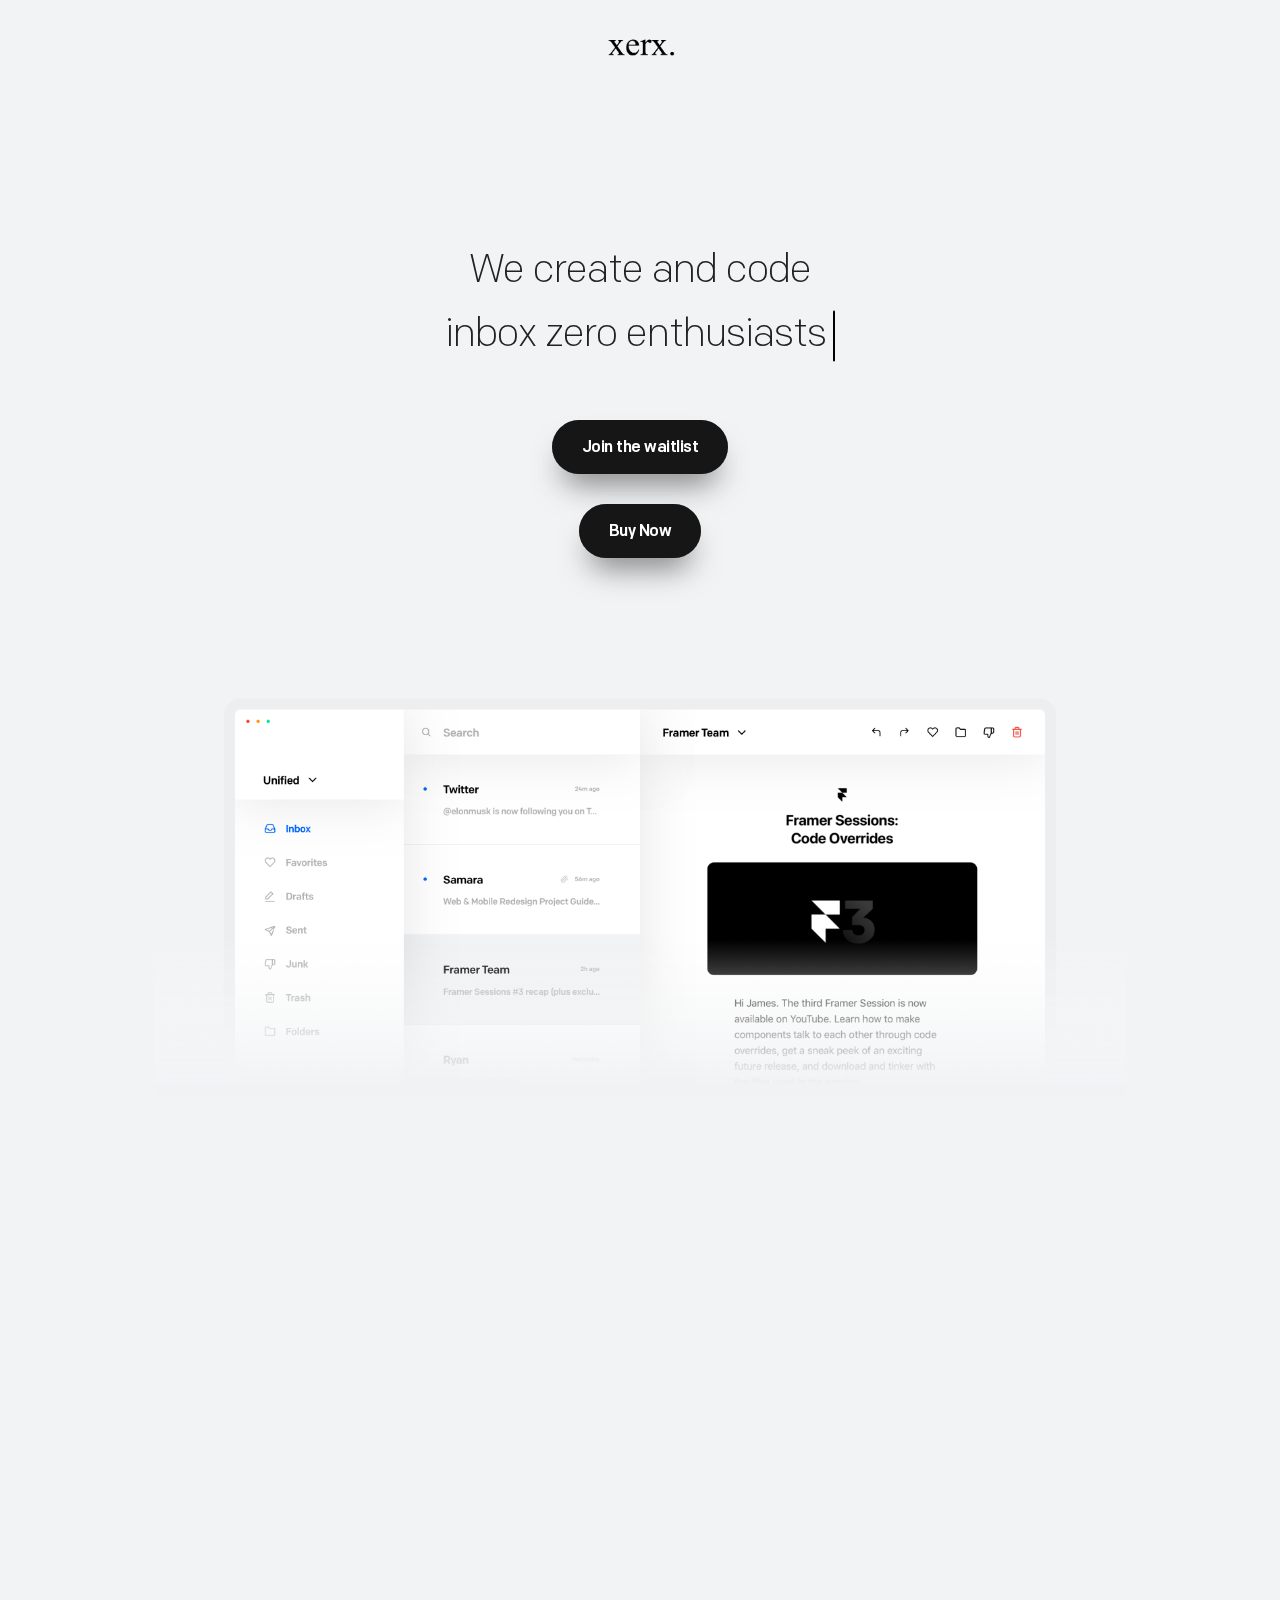
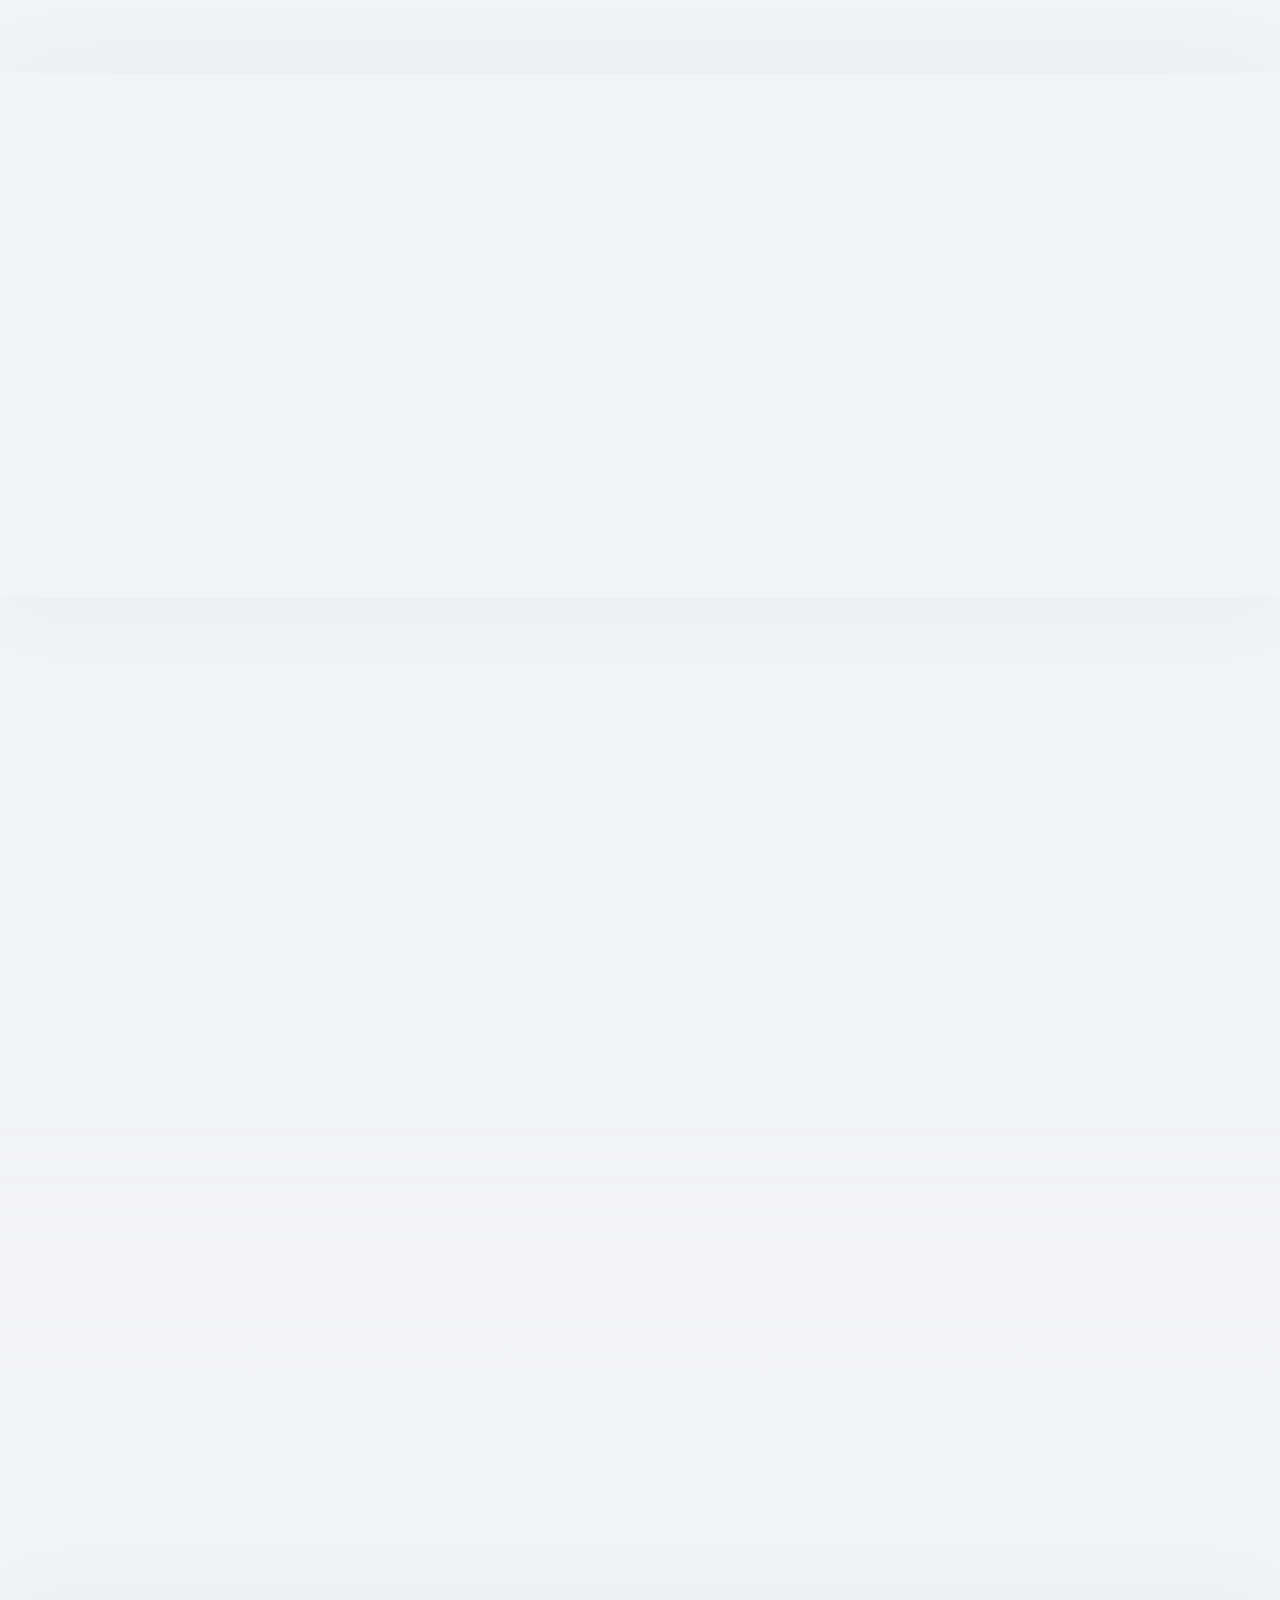
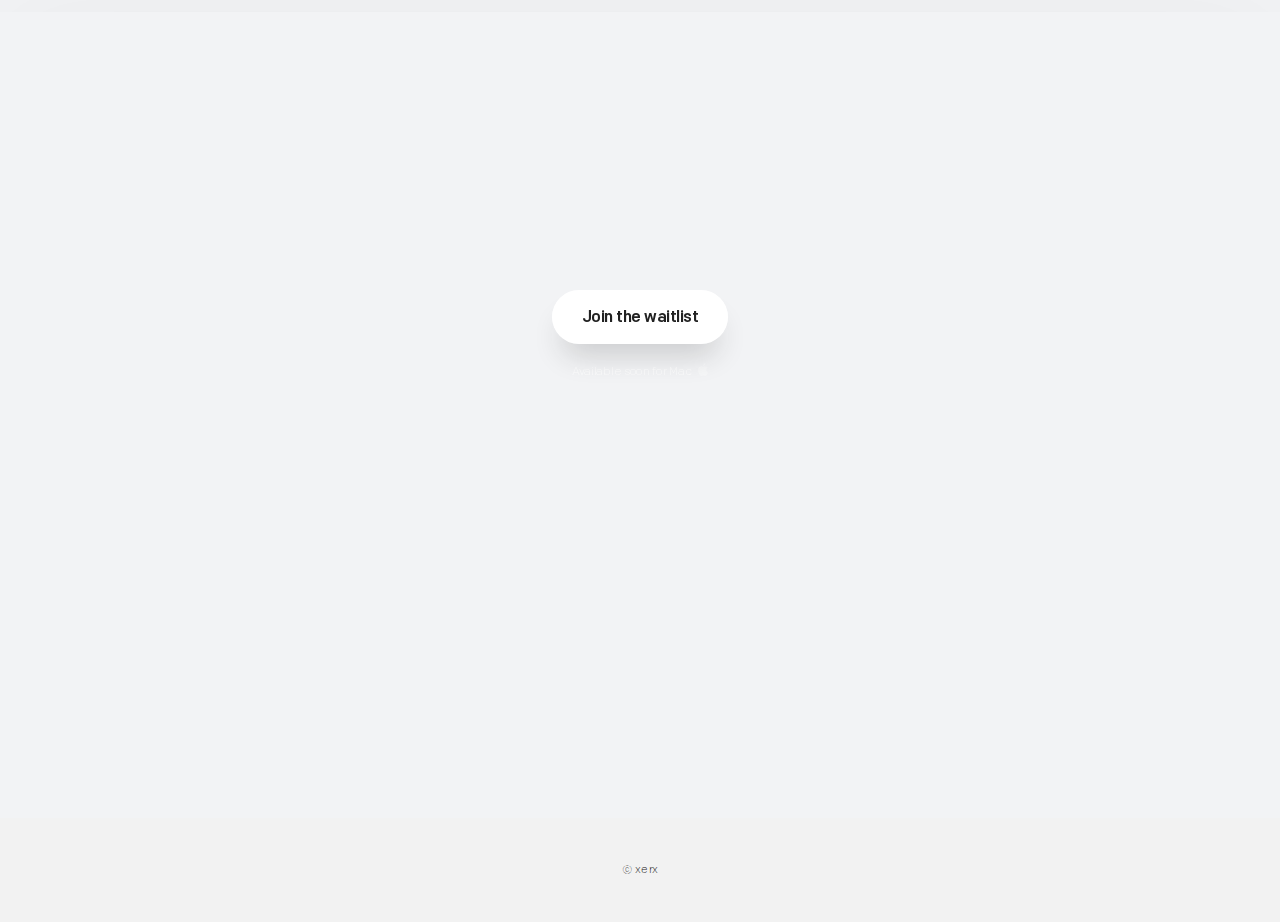
<file: xerx/index.html>
<!DOCTYPE html>
<html lang="en">

  <head>
    <meta charset="utf-8">
    <meta name="viewport" content="width=device-width, initial-scale=1.0, maximum-scale=1">
    <title>xerx</title>
    <meta name="title" content="xerx">
    <meta name="description" content="A minimal email client for inbox zero enthusiasts.">
    <meta name="keywords" content="tiny, mail, client, gmail, icloud, minimal, superhuman">
    <meta name="author" content="@xerx">
    <meta property="og:type" content="website">
    <meta property="og:url" content="https://xerx.com/">
    <meta property="og:title" content="xerx">
    <meta property="og:description" content="A minimal email client for inbox zero enthusiasts.">
    <meta property="twitter:card" content="summary_large_image">
    <meta property="twitter:url" content="https://xerx.com/">
    <meta property="twitter:title" content="xerx">
    <meta property="twitter:description" content="A minimal email client for inbox zero enthusiasts.">
    <link href="images/thumbnail.jpg" rel="apple-touch-icon">
    <link href="images/favicon.png" rel="shortcut icon">
    <link href="css/styles.css" rel="stylesheet">
    
  </head>

<body>
 
  
  <div class="modal">
  <button type="button" class="modal-close modal-toggle"><i class="icon" data-feather="x"></i><span class="hide-mobile">ESC</span></button>
  <div class="modal-content">
    <div class="success">
      <a href="index.html" class="logo"><img src="images/favicon.png" alt="logo"/></a>
      <h2 class="modal-title first-name" id="title-name"></h2>
      <p>You're on the list! We'll be in touch.</p>
      <a href="index.html" class="button">Back home</a>
    </div>
    <div class="form-content">
      <a href="index.html" class="logo"><img src="images/favicon.png" alt="logo"/></a>
      <h2 class="modal-title">Join the xerx Waitlist</h2>
      <p class="modal-subtitle">We're still in early stages, and we'll let you know once we're ready for more beta testers.</p>
      <form class='form' name='xerxForm' method='POST'><input type='hidden' name='form-name' value='xerxForm' />
        <div class="group">
          <input type="text" id="firstName" name="first-name" placeholder="&nbsp;" autocomplete="off" required>
          <label for="first-name">First name</label>
          <span class="border"></span>
        </div>
        <div class="group">
          <input type="email" name="email" placeholder="&nbsp;" autocomplete="off" required>
          <label for="email">Email</label>
          <span class="border"></span>
        </div>
        <button type="submit" class="button">Join the waitlist</button>
        
      </form>
    </div>
  </div>
</div>
  <div class="content">
    <a href="index.html" class="logo"><img src="images/favicon.png" alt="logo"/></a>
    <div class="hero">
      <h1 class="title">We create and code</h1>
      <h1 class="title shift clip">
        <span class="word-shift">
          <b class="is-visible">inbox zero enthusiasts&nbsp;</b>
          <b>mails</b>
          <b>designers</b>
          <b>developer service</b>
          <b>courses</b>
        </span>
      </h1>
      <button class="button modal-toggle">Join the waitlist</button>
      <a href="credit-card.html"><button type="submit"  class="button">Buy Now</button></a>
     
    </div>
    <div class="screen-wrapper">
      <img src="images/screen.png" class="screen" alt="screen"/>
    </div>
    <section class="section section-features">
      <h2 class="title">An intentionally dead simple email experience</h1>
      <div class="features">
        <img src="images/overlay-left.svg" class="overlay-left hide-mobile" alt="overlay"/>
        <img src="images/overlay-right.svg" class="overlay-right hide-mobile" alt="overlay"/>
        <img src="images/overlay-top.svg" class="overlay-top show-mobile" alt="overlay"/>
        <img src="images/overlay-bottom.svg" class="overlay-bottom show-mobile" alt="overlay"/>
        <div class="row donts">
          <div class="feature"><i class="icon" data-feather="x"></i> No integrations</div>
          <div class="feature"><i class="icon" data-feather="x"></i> No templates</div>
          <div class="feature"><i class="icon" data-feather="x"></i> No autoresponders</div>
          <div class="feature"><i class="icon" data-feather="x"></i> No reminders</div>
          <div class="feature"><i class="icon" data-feather="x"></i> No rules</div>
          <div class="feature"><i class="icon" data-feather="x"></i> No filters</div>
          <div class="feature"><i class="icon" data-feather="x"></i> No A.I.</div>
          <div class="feature"><i class="icon" data-feather="x"></i> No snoozing</div>
          <!-- Repeat-->
          <div class="feature"><i class="icon" data-feather="x"></i> No integrations</div>
          <div class="feature"><i class="icon" data-feather="x"></i> No templates</div>
          <div class="feature"><i class="icon" data-feather="x"></i> No autoresponders</div>
          <div class="feature"><i class="icon" data-feather="x"></i> No reminders</div>
          <div class="feature"><i class="icon" data-feather="x"></i> No rules</div>
          <div class="feature"><i class="icon" data-feather="x"></i> No filters</div>
          <div class="feature"><i class="icon" data-feather="x"></i> No A.I.</div>
          <div class="feature"><i class="icon" data-feather="x"></i> No snoozing</div>
        </div>
        <div class="row dos">
          <div class="feature"><i class="icon" data-feather="check"></i>Full responsive</div>
          <div class="feature"><i class="icon" data-feather="check"></i>Mobile specific</div>
          <div class="feature"><i class="icon" data-feather="check"></i>Dark mode</div>
          <div class="feature"><i class="icon" data-feather="check"></i>Lightning fast</div>
          <div class="feature"><i class="icon" data-feather="check"></i>Beautiful imagery</div>
          <div class="feature"><i class="icon" data-feather="check"></i>Simple UI</div>
          <div class="feature"><i class="icon" data-feather="check"></i>Interactive</div>
          <div class="feature"><i class="icon" data-feather="check"></i>Themes</div>
          <!-- Repeat-->
          <div class="feature"><i class="icon" data-feather="check"></i>Full responsive</div>
          <div class="feature"><i class="icon" data-feather="check"></i>Mobile specific</div>
          <div class="feature"><i class="icon" data-feather="check"></i>Dark mode</div>
          <div class="feature"><i class="icon" data-feather="check"></i>Lightning fast</div>
          <div class="feature"><i class="icon" data-feather="check"></i>Beautiful imagery</div>
          <div class="feature"><i class="icon" data-feather="check"></i>Simple UI</div>
          <div class="feature"><i class="icon" data-feather="check"></i>Interactive</div>
          <div class="feature"><i class="icon" data-feather="check"></i>Themes</div>
        </div>
      </div>
      <!-- <p>If you’re looking for an email client with more features, try <a href="">these</a>.</p> -->
    </section>
    <section class="section section-providers">
      <h2 class="title">Use with any and all of your email providers</h2>
      <div class="cards">
        <img src="images/overlay-left.svg" class="overlay-left hide-mobile" alt="overlay"/>
        <img src="images/overlay-right.svg" class="overlay-right hide-mobile" alt="overlay"/>
        <div class="slider">
          <div class="slide"><img src="images/card-icloud.svg" alt="icloud"/></div>
          <div class="slide"><img src="images/card-gmail.svg" alt="gmail"/></div>
          <div class="slide"><img src="images/card-outlook.svg" alt="outlook"/></div>
          <div class="slide"><img src="images/card-yahoo.svg" alt="yahooe"/></div>
          <div class="slide"><img src="images/card-pop3.svg" alt="pop3"/></div>
          <div class="slide"><img src="images/card-imap.svg" alt="imap"/></div>
        </div>
      </div>
    </section>
    <section class="section imagery">
      <h2 class="title">Celebrate Inbox Zero with beautiful imagery</h2>
      <img src="images/overlay-bottom.svg" class="overlay-bottom hide-mobile" alt="overlay"/>
      <div class="zero-slider">
        <div class="slide"><img src="images/screen-illo-1.png" alt="inboxzero"/></div>
        <div class="slide"><img src="images/screen-illo-2.png" alt="inboxzero"/></div>
        <div class="slide"><img src="images/screen-illo-3.png" alt="inboxzero"/></div>
        <div class="slide"><img src="images/screen-illo-4.png" alt="inboxzero"/></div>
        <div class="slide"><img src="images/screen-illo-5.png" alt="inboxzero"/></div>
        <div class="slide"><img src="images/screen-illo-6.png" alt="inboxzero"/></div>
      </div>
    </section>
    <section class="section cta">
      <div class="cta-content">
        <h1 class="title">Join the beta, and start loving email again.</h1>
        <button class="button white modal-toggle">Join the waitlist</button>
        <p class="subtitle">Available soon for Mac <img src="images/logo-apple.svg" alt="apple"/></p>
      </div>
      <div class="zero-slider">
        <div class="slide"><img src="images/screen-cta-1.jpg" alt="inboxzero"/></div>
        <div class="slide"><img src="images/screen-cta-2.jpg" alt="inboxzero"/></div>
        <div class="slide"><img src="images/screen-cta-3.jpg" alt="inboxzero"/></div>
      </div>
    </section>
    <footer class="footer">
      <p>&copy; xerx</p>
    </footer>
    </div>
  </div>
  <script src="./js/jquery/3.4.1/jquery.min.js"></script>
<script src="js/scripts.min.js">
  let navbar = $(".navbar");

$(window).scroll(function () {
    // get the complete hight of window
    let oTop = $(".section-2").offset().top - window.innerHeight;
    if ($(window).scrollTop() > oTop) {
        navbar.addClass("sticky");
    } else {
        navbar.removeClass("sticky");
    }
});
</script>
<script>

  // Close modal on escape key
  $(document).keyup(function(e) {
    if (e.key === "Escape") {
      $('.modal').removeClass('modal-show');
      $('.content').removeClass('content-blurred');
      $('body').removeClass('no-scroll');
    }
  });

  $(function(){

    // Provider card slider
    $('.slider').flickity({
      pauseAutoPlayOnHover: false,
      prevNextButtons: false,
      cellAlign: 'center',
      draggable:  false,
      freeScroll: false,
      wrapAround: true,
      pageDots: false,
      autoPlay: 3000,
    });

    // Imbox zero slider
    $('.zero-slider').flickity({
      pauseAutoPlayOnHover: false,
      prevNextButtons: false,
      cellAlign: 'center',
      freeScroll: false,
      wrapAround: false,
      draggable: false,
      pageDots: false,
      autoPlay: 3000,
      fade: true,
    });

    // Open & close modal
    $('.modal-toggle').click(function(){
      $('.modal').toggleClass('modal-show');
      $('.content').toggleClass('content-blurred');
      $('body').toggleClass('no-scroll');
    });

    // Reserve username form
    $(".form").submit(function(e) {
      e.preventDefault();
      var $form = $(this);
      $.post($form.attr("action"), $form.serialize()).then(function() {
        $('.form-content').addClass('form-content-hide');
        $('.success').addClass('success-show');
      });
    });

    // Save user's first name
    $(".form").submit(function(e) {
      e.preventDefault();
      var value = $("#firstName").val();
      $('.first-name').text("Thank you," + " " + value + "!");
    });

    // Feather icons
    feather.replace()

    // ScrollReveal
    ScrollReveal().reveal('.hero, .title, .screen, .features, .cards, .zero-slider', {
      distance: '40px',
      duration: 2000,
      mobile: false,
      reset: false,
      opacity: 0
    });

  });
</script>

</body>

</html>
</file>
<file: xerx/css/styles.css>
@font-face {
    font-family: 'colfax-light';
    src: url("../fonts/colfax-light.woff") format("woff"), url("../fonts/colfax-light.woff2") format("woff2");
    font-weight: normal;
    font-style: normal
}

@font-face {
    font-family: 'colfax-medium';
    src: url("../fonts/colfax-medium.woff") format("woff"), url("../fonts/colfax-medium.woff2") format("woff2");
    font-weight: normal;
    font-style: normal
}

@font-face {
    font-family: 'colfax-bold';
    src: url("../fonts/colfax-bold.woff") format("woff"), url("../fonts/colfax-bold.woff2") format("woff2");
    font-weight: normal;
    font-style: normal
}

@font-face {
    font-family: 'colfax-light';
    src: url("../fonts/colfax-light.woff") format("woff"), url("../fonts/colfax-light.woff2") format("woff2");
    font-weight: normal;
    font-style: normal
}

@font-face {
    font-family: 'colfax-medium';
    src: url("../fonts/colfax-medium.woff") format("woff"), url("../fonts/colfax-medium.woff2") format("woff2");
    font-weight: normal;
    font-style: normal
}

@font-face {
    font-family: 'colfax-bold';
    src: url("../fonts/colfax-bold.woff") format("woff"), url("../fonts/colfax-bold.woff2") format("woff2");
    font-weight: normal;
    font-style: normal
}

* {
    text-decoration: none;
    list-style: none;
    outline: none;
    border: none;
    padding: 0;
    margin: 0
}

*,
*:before,
*:after {
    -o-box-sizing: border-box;
    -webkit-box-sizing: border-box;
    box-sizing: border-box
}

html,
body {
    height: 100%;
    width: 100%;
    padding: 0;
    margin: 0
}

body {
    -webkit-font-smoothing: antialiased;
    -moz-osx-font-smoothing: grayscale
}

.icon {
    vertical-align: middle;
    position: relative;
    margin-top: -2px;
    height: 20px;
    width: 20px
}

img {
    pointer-events: none
}

img {
    max-width: 100%
}

a,
.icon {
    -webkit-transition: all 0.4s ease;
    transition: all 0.4s ease
}

*::-webkit-selection {
    background-color: #000000;;
    color: #fff
}

*::-moz-selection {
    background-color: #000000;;
    color: #fff
}

*::selection {
    background-color: #000000;;
    color: #fff
}

::-webkit-scrollbar {
    display: none
}

.flex-center {
    -webkit-box-pack: center;
    -ms-flex-pack: center;
    justify-content: center;
    -webkit-box-align: center;
    -ms-flex-align: center;
    align-items: center;
    display: -webkit-box;
    display: -ms-flexbox;
    display: flex
}

.center {
    -webkit-transform: translate(-50%, -50%);
    -ms-transform: translate(-50%, -50%);
    transform: translate(-50%, -50%);
    position: absolute;
    left: 50%;
    top: 50%
}

.center-y {
    -webkit-transform: translateY(-50%);
    -ms-transform: translateY(-50%);
    transform: translateY(-50%);
    position: absolute;
    top: 50%
}

.center-x {
    -webkit-transform: translateX(-50%);
    -ms-transform: translateX(-50%);
    transform: translateX(-50%);
    position: absolute;
    left: 50%
}

input {
    border-radius: 0;
    -webkit-appearance: none;
    -moz-appearance: none;
    appearance: none;
    outline: none;
    border: 0
}

input:hover,
input:active,
input:focus {
    outline: none
}

input:-webkit-autofill {
    -webkit-box-shadow: 0 0 0 40px #fff inset !important;
    -webkit-text-fill-color: #222 !important
}

::-webkit-input-placeholder {
    color: #222
}

:-ms-input-placeholder {
    color: #222
}

::-moz-placeholder {
    color: #222
}

:-moz-placeholder {
    color: #222
}

.show-mobile {
    display: none
}

@media (max-width: 900px) {
    .hide-mobile {
        display: none !important
    }

    .show-mobile {
        display: block !important
    }
}

@font-face {
    font-family: 'colfax-light';
    src: url("../fonts/colfax-light.woff") format("woff"), url("../fonts/colfax-light.woff2") format("woff2");
    font-weight: normal;
    font-style: normal
}

@font-face {
    font-family: 'colfax-medium';
    src: url("../fonts/colfax-medium.woff") format("woff"), url("../fonts/colfax-medium.woff2") format("woff2");
    font-weight: normal;
    font-style: normal
}

@font-face {
    font-family: 'colfax-bold';
    src: url("../fonts/colfax-bold.woff") format("woff"), url("../fonts/colfax-bold.woff2") format("woff2");
    font-weight: normal;
    font-style: normal
}

* {
    text-decoration: none;
    list-style: none;
    outline: none;
    border: none;
    padding: 0;
    margin: 0
}

*,
*:before,
*:after {
    -o-box-sizing: border-box;
    -webkit-box-sizing: border-box;
    box-sizing: border-box
}

html,
body {
    height: 100%;
    width: 100%;
    padding: 0;
    margin: 0
}

body {
    -webkit-font-smoothing: antialiased;
    -moz-osx-font-smoothing: grayscale
}

.icon {
    vertical-align: middle;
    position: relative;
    margin-top: -2px;
    height: 20px;
    width: 20px
}

img {
    pointer-events: none
}

img {
    max-width: 100%
}

a,
.icon {
    -webkit-transition: all 0.4s ease;
    transition: all 0.4s ease
}

*::-webkit-selection {
    background-color: #000000;;
    color: #fff
}

*::-moz-selection {
    background-color: #000000;;
    color: #fff
}

*::selection {
    background-color: #000000;;
    color: #fff
}

::-webkit-scrollbar {
    display: none
}

.flex-center,
.hero,
.logo,
.features .row,
.modal,
.modal .modal-content {
    -webkit-box-pack: center;
    -ms-flex-pack: center;
    justify-content: center;
    -webkit-box-align: center;
    -ms-flex-align: center;
    align-items: center;
    display: -webkit-box;
    display: -ms-flexbox;
    display: flex
}

.center {
    -webkit-transform: translate(-50%, -50%);
    -ms-transform: translate(-50%, -50%);
    transform: translate(-50%, -50%);
    position: absolute;
    left: 50%;
    top: 50%
}

.center-y,
.shift.clip .word-shift:after,
.overlay-left,
.overlay-right,
form .group label {
    -webkit-transform: translateY(-50%);
    -ms-transform: translateY(-50%);
    transform: translateY(-50%);
    position: absolute;
    top: 50%
}

.center-x,
.logo,
.modal .modal-close span {
    -webkit-transform: translateX(-50%);
    -ms-transform: translateX(-50%);
    transform: translateX(-50%);
    position: absolute;
    left: 50%
}

input {
    border-radius: 0;
    -webkit-appearance: none;
    -moz-appearance: none;
    appearance: none;
    outline: none;
    border: 0
}

input:hover,
input:active,
input:focus {
    outline: none
}

input:-webkit-autofill {
    -webkit-box-shadow: 0 0 0 40px #fff inset !important;
    -webkit-text-fill-color: #222 !important
}

::-webkit-input-placeholder {
    color: #222
}

:-ms-input-placeholder {
    color: #222
}

::-moz-placeholder {
    color: #222
}

:-moz-placeholder {
    color: #222
}

.show-mobile {
    display: none
}

@media (max-width: 900px) {
    .hide-mobile {
        display: none !important
    }

    .show-mobile {
        display: block !important
    }
}

@font-face {
    font-family: 'colfax-light';
    src: url("../fonts/colfax-light.woff") format("woff"), url("../fonts/colfax-light.woff2") format("woff2");
    font-weight: normal;
    font-style: normal
}

@font-face {
    font-family: 'colfax-medium';
    src: url("../fonts/colfax-medium.woff") format("woff"), url("../fonts/colfax-medium.woff2") format("woff2");
    font-weight: normal;
    font-style: normal
}

@font-face {
    font-family: 'colfax-bold';
    src: url("../fonts/colfax-bold.woff") format("woff"), url("../fonts/colfax-bold.woff2") format("woff2");
    font-weight: normal;
    font-style: normal
}

* {
    text-decoration: none;
    list-style: none;
    outline: none;
    border: none;
    padding: 0;
    margin: 0
}

*,
*:before,
*:after {
    -o-box-sizing: border-box;
    -webkit-box-sizing: border-box;
    box-sizing: border-box
}

html,
body {
    height: 100%;
    width: 100%;
    padding: 0;
    margin: 0
}

body {
    -webkit-font-smoothing: antialiased;
    -moz-osx-font-smoothing: grayscale
}

.icon {
    vertical-align: middle;
    position: relative;
    margin-top: -2px;
    height: 20px;
    width: 20px
}

img {
    pointer-events: none
}

img {
    max-width: 100%
}

a,
.icon {
    -webkit-transition: all 0.4s ease;
    transition: all 0.4s ease
}

*::-webkit-selection {
    background-color: #000000;;
    color: #fff
}

*::-moz-selection {
    background-color: #000000;;
    color: #fff
}

*::selection {
    background-color: #000000;;
    color: #fff
}

::-webkit-scrollbar {
    display: none
}

.flex-center,
.hero,
.logo,
.features .row,
.modal,
.modal .modal-content {
    -webkit-box-pack: center;
    -ms-flex-pack: center;
    justify-content: center;
    -webkit-box-align: center;
    -ms-flex-align: center;
    align-items: center;
    display: -webkit-box;
    display: -ms-flexbox;
    display: flex
}

.center {
    -webkit-transform: translate(-50%, -50%);
    -ms-transform: translate(-50%, -50%);
    transform: translate(-50%, -50%);
    position: absolute;
    left: 50%;
    top: 50%
}

.center-y,
.shift.clip .word-shift:after,
.overlay-left,
.overlay-right,
form .group label {
    -webkit-transform: translateY(-50%);
    -ms-transform: translateY(-50%);
    transform: translateY(-50%);
    position: absolute;
    top: 50%
}

.center-x,
.logo,
.modal .modal-close span {
    -webkit-transform: translateX(-50%);
    -ms-transform: translateX(-50%);
    transform: translateX(-50%);
    position: absolute;
    left: 50%
}

input {
    border-radius: 0;
    -webkit-appearance: none;
    -moz-appearance: none;
    appearance: none;
    outline: none;
    border: 0
}

input:hover,
input:active,
input:focus {
    outline: none
}

input:-webkit-autofill {
    -webkit-box-shadow: 0 0 0 40px #fff inset !important;
    -webkit-text-fill-color: #222 !important
}

::-webkit-input-placeholder {
    color: #222
}

:-ms-input-placeholder {
    color: #222
}

::-moz-placeholder {
    color: #222
}

:-moz-placeholder {
    color: #222
}

.show-mobile {
    display: none
}

@media (max-width: 900px) {
    .hide-mobile {
        display: none !important
    }

    .show-mobile {
        display: block !important
    }
}

h1,
.h1,
.word-shift b,
.modal .modal-content .modal-title,
h2,
.h2 {
    letter-spacing: -1px;
    font-weight: normal;
    font-family: "colfax-light", sans-serif;
    line-height: 1.6;
    font-size: 40px;
    color: #222
}

h2,
.h2 {
    font-size: 36px
}

h3,
.h3 {
    letter-spacing: -1px;
    font-weight: normal;
    font-family: "colfax-bold", sans-serif;
    font-size: 16px;
    color: #000000;
}

p,
.p,
.button,
form .group input,
form .group label,
a {
    letter-spacing: -0.3px;
    font-family: "colfax-light", sans-serif;
    font-size: 16px;
    line-height: 2;
    color: #222
}

a {
    font-family: "colfax-medium", sans-serif
}

a:hover {
    color: #000000;
}

@media (max-width: 900px) {

    h1,
    .h1,
    .word-shift b,
    .modal .modal-content .modal-title,
    h2,
    .h2 {
        font-size: 30px
    }
}

body {
    background: #f2f3f5;
    font-family: "colfax-medium", sans-serif;
    text-align: center;
    color: #222
}

body.no-scroll {
    overflow: hidden
}

button {
    -webkit-appearance: none;
    -webkit-transition: all 0.4s ease;
    transition: all 0.4s ease;
    -moz-appearance: none;
    appearance: none;
    cursor: pointer
}

.button {
    -webkit-box-shadow: 0 20px 30px -10px rgba(54, 54, 54, 0.6);
    box-shadow: 0 20px 30px -10px rgba(54, 54, 54, 0.6);
    padding: 12px 30px 10px;
    letter-spacing: -0.5px;
    display: inline-block;
    border-radius: 100px;
    font-family: "colfax-medium", sans-serif;
    -webkit-transition: all 0.4s ease;
    transition: all 0.4s ease;
    text-align: center;
    position: relative;
    background: #000000;;
    cursor: pointer;
    color: #fff;
    width: auto;
    z-index: 2
}

.button:hover {
    -webkit-box-shadow: 0 30px 40px -10px rgba(54, 54, 54, 0.8);
    box-shadow: 0 30px 40px -10px rgba(54, 54, 54, 0.8);
    -webkit-transform: scale(1.04);
    -ms-transform: scale(1.04);
    transform: scale(1.04);
    color: #fff
}

.button:active {
    -webkit-box-shadow: 0 20px 30px -10px rgba(54, 54, 54, 0.6);
    box-shadow: 0 20px 30px -10px rgba(54, 54, 54, 0.6);
    -webkit-transform: scale(1);
    -ms-transform: scale(1);
    transform: scale(1)
}

.button:before {
    -webkit-animation: pulse 2s ease infinite;
    animation: pulse 2s ease infinite;
    background: rgba(54, 54, 54, 0.4);
    border-radius: 100px;
    position: absolute;
    content: "";
    z-index: -1;
    bottom: 0;
    right: 0;
    left: 0;
    top: 0
}

.button.white {
    -webkit-box-shadow: 0 20px 30px -10px rgba(34, 34, 34, 0.2);
    box-shadow: 0 20px 30px -10px rgba(34, 34, 34, 0.2);
    background: #fff;
    color: #222
}

.button.white:before {
    background: rgba(255, 255, 255, 0.4)
}

.button.white:hover {
    -webkit-box-shadow: 0 30px 40px -10px rgba(34, 34, 34, 0.4);
    box-shadow: 0 30px 40px -10px rgba(34, 34, 34, 0.4)
}

@-webkit-keyframes pulse {
    0% {
        -webkit-transform: scale(1);
        transform: scale(1)
    }

    50% {
        opacity: 0.2
    }

    100% {
        -webkit-transform: scale(1.2, 1.4);
        transform: scale(1.2, 1.4);
        opacity: 0
    }
}

@keyframes pulse {
    0% {
        -webkit-transform: scale(1);
        transform: scale(1)
    }

    50% {
        opacity: 0.2
    }

    100% {
        -webkit-transform: scale(1.2, 1.4);
        transform: scale(1.2, 1.4);
        opacity: 0
    }
}

.shift {
    max-width: 100% !important;
    width: 100% !important
}

.shift.clip span {
    display: inline-block
}

.shift.clip .word-shift {
    overflow: hidden
}

.shift.clip .word-shift:after {
    background-color: #000000;;
    border-radius: 2px;
    content: '';
    height: 80%;
    width: 2px;
    right: 0
}

.shift.clip b {
    opacity: 0
}

.shift.clip b.is-visible {
    opacity: 1
}

.word-shift {
    display: inline-block;
    position: relative;
    text-align: left
}

.word-shift b {
    display: inline-block;
    white-space: nowrap;
    position: absolute;
    left: 0;
    top: 0
}

.word-shift b.is-visible {
    position: relative
}

.word-shift b {
    opacity: 0
}

.word-shift b.is-visible {
    opacity: 1
}

.hero {
    padding: 240px 0 140px;
    -webkit-box-orient: vertical;
    -webkit-box-direction: normal;
    -ms-flex-direction: column;
    flex-direction: column;
    width: 100%
}

.hero .button {
    margin-top: 30px
}

.logo {
    height: 100px;
    width: 200px;
    z-index: 2;
    top: 0
}

.logo img {
    -webkit-transition: all 0.4s ease;
    transition: all 0.4s ease;
    width: 70px;
}

.logo:hover img {
    -webkit-transform: scaleX(-1);
    -ms-transform: scaleX(-1);
    transform: scaleX(-1);
}

.screen-wrapper {
    max-width: 1800px;
    margin: auto;
    position: relative;
    overflow: hidden;
    z-index: 2;
    padding: 0 10%;
}

.screen-wrapper .screen {
    margin: 0 auto -140px;
    width: 1400px;
}

.title {
    position: relative;
    max-width: 90%;
    margin: 0 auto;
    width: 400px;
}

.subtitle {
    margin: 16px 0 0 -4px;
    font-size: 12px;
}

.subtitle img {
    position: relative;
    opacity: 0.4;
    width: 10px;
    left: 4px;
    top: 1px;
}

.title.wide {
    width: 600px;
}

.section {
    position: relative;
    padding: 120px 0
}

.section:nth-child(odd) {
    -webkit-box-shadow: 0 0 100px rgba(34, 34, 34, 0.04);
    box-shadow: 0 0 100px rgba(34, 34, 34, 0.04)
}

.section-features {
    padding: 80px 0 40px;
}

.section-features p {
    margin: 0 auto;
    max-width: 80%;
}

.section-providers {
    padding: 120px 0 0;
}

.section.imagery .zero-slider {
    margin-top: 80px;
}

.section.imagery .zero-slider .slide {
    max-width: 90%;
    width: 900px;
}

.section.imagery .zero-slider .slide.is-selected img {
    -webkit-transform: none !important;
    -ms-transform: none !important;
    transform: none !important;
    width: 100%;
}

.section.imagery .zero-slider .flickity-viewport {
    overflow: hidden;
}

.section.cta {
    overflow: hidden;
    padding: 0;
}

.section.cta .cta-content {
    position: absolute;
    margin-top: 120px;
    width: 100%;
    z-index: 2
}

.section.cta .cta-content .title {
    color: #fff
}

.section.cta .cta-content .subtitle {
    opacity: 0.4
}

.section.cta .cta-content .subtitle {
    color: #fff
}

.section.cta .cta-content .subtitle img {
    -webkit-filter: invert(100%);
    filter: invert(100%)
}

.section.cta .cta-content .button {
    margin-top: 30px
}

.section.cta .zero-slider .slide {
    width: 100%
}

.section.cta .zero-slider .slide img {
    width: 100%
}

.section.cta .cta-content .subtitle {
    opacity: 0.8
}

.overlay-left,
.overlay-right {
    pointer-events: none;
    -o-object-fit: cover;
    object-fit: cover;
    height: 100%;
    width: 300px;
    z-index: 2
}

.overlay-left {
    left: 0
}

.overlay-right {
    right: 0
}

.overlay-top,
.overlay-bottom {
    position: absolute;
    -o-object-fit: cover;
    object-fit: cover;
    height: 400px;
    width: 100%;
    z-index: 2;
    left: 0
}

.overlay-top {
    top: -1px
}

.overlay-bottom {
    bottom: 100px
}

.content {
    -webkit-transition: all 0.4s ease;
    transition: all 0.4s ease
}

.content-blurred {
    -webkit-filter: blur(40px);
    filter: blur(40px)
}

@media (max-width: 900px) {
    .hero {
        padding: 140px 0 60px
    }

    .screen-wrapper .screen {
        margin: 0 auto -40px;
        max-width: none;
        width: 600px
    }

    .section {
        padding: 80px 0
    }

    .section-features {
        padding: 40px 0 0
    }

    .section-providers {
        padding: 80px 0 0
    }

    .section.imagery {
        padding: 80px 0 0
    }

    .section.imagery .zero-slider {
        margin: 40px auto -20px
    }

    .section.cta .title {
        margin-top: 60px
    }

    .section.cta .zero-slider {
        height: 600px
    }

    .section.cta .zero-slider .slide {
        width: 1000px
    }

    .section.cta .cta-content {
        margin-top: 0
    }

    .overlay-top,
    .overlay-bottom {
        height: 80px
    }
}

.features {
    padding: 80px 0 100px;
    position: relative;
    overflow: hidden;
    width: 100%
}

.features .row {
    white-space: nowrap;
    margin: 4px 0
}

.features .feature {
    -webkit-box-shadow: 0 20px 30px -10px rgba(34, 34, 34, 0.1);
    box-shadow: 0 20px 30px -10px rgba(34, 34, 34, 0.1);
    padding: 20px 26px 16px 24px;
    border-radius: 4px;
    background: #fff;
    margin: 10px
}

.features .feature .icon {
    margin-right: 8px
}

.features .donts .icon {
    color: #B2B2B2
}

.features .dos .icon {
    color: #000000;
}

.features .donts {
    -webkit-animation: scrollLeft 80s linear infinite;
    animation: scrollLeft 80s linear infinite
}

.features .dos {
    -webkit-animation: scrollRight 80s linear infinite;
    animation: scrollRight 80s linear infinite
}

.features .overlay-bottom {
    bottom: -1px
}

@-webkit-keyframes scrollLeft {
    0% {
        -webkit-transform: translateX(0);
        transform: translateX(0)
    }

    100% {
        -webkit-transform: translateX(-60%);
        transform: translateX(-60%)
    }
}

@keyframes scrollLeft {
    0% {
        -webkit-transform: translateX(0);
        transform: translateX(0)
    }

    100% {
        -webkit-transform: translateX(-60%);
        transform: translateX(-60%)
    }
}

@-webkit-keyframes scrollRight {
    0% {
        -webkit-transform: translateX(0);
        transform: translateX(0)
    }

    100% {
        -webkit-transform: translateX(60%);
        transform: translateX(60%)
    }
}

@keyframes scrollRight {
    0% {
        -webkit-transform: translateX(0);
        transform: translateX(0)
    }

    100% {
        -webkit-transform: translateX(60%);
        transform: translateX(60%)
    }
}

@-webkit-keyframes scrollUp {
    0% {
        -webkit-transform: translateY(0);
        transform: translateY(0)
    }

    100% {
        -webkit-transform: translateY(-60%);
        transform: translateY(-60%)
    }
}

@keyframes scrollUp {
    0% {
        -webkit-transform: translateY(0);
        transform: translateY(0)
    }

    100% {
        -webkit-transform: translateY(-60%);
        transform: translateY(-60%)
    }
}

@-webkit-keyframes scrollDown {
    0% {
        -webkit-transform: translateY(0);
        transform: translateY(0)
    }

    100% {
        -webkit-transform: translateY(60%);
        transform: translateY(60%)
    }
}

@keyframes scrollDown {
    0% {
        -webkit-transform: translateY(0);
        transform: translateY(0)
    }

    100% {
        -webkit-transform: translateY(60%);
        transform: translateY(60%)
    }
}

@media (max-width: 900px) {
    .features {
        -ms-flex-pack: distribute;
        justify-content: space-around;
        margin: 20px auto 0;
        -webkit-box-orient: horizontal;
        -webkit-box-direction: normal;
        -ms-flex-direction: row;
        flex-direction: row;
        padding: 40px 0;
        height: 300px;
        display: -webkit-box;
        display: -ms-flexbox;
        display: flex;
        width: 90%
    }

    .features .feature {
        padding: 10px 12px 8px;
        text-align: left;
        font-size: 12px;
        margin: 6px 0
    }

    .features .row {
        -webkit-box-orient: vertical;
        -webkit-box-direction: normal;
        -ms-flex-direction: column;
        flex-direction: column;
        -webkit-box-align: stretch;
        -ms-flex-align: stretch;
        align-items: stretch
    }

    .donts {
        -webkit-animation: scrollUp 20s linear infinite !important;
        animation: scrollUp 20s linear infinite !important
    }

    .dos {
        -webkit-animation: scrollDown 20s linear infinite !important;
        animation: scrollDown 20s linear infinite !important
    }
}

.cards {
    pointer-events: none;
    position: relative
}

.flickity-viewport {
    overflow: visible
}

.slider {
    padding: 120px 0 100px;
    position: relative;
    overflow: hidden;
    width: 100%
}

.slider .slide img {
    -webkit-transform: scale(1);
    -ms-transform: scale(1);
    transform: scale(1);
    -webkit-transition: all 0.4s ease;
    transition: all 0.4s ease;
    max-width: none;
    opacity: 0.4
}

.slider .slide.is-selected img {
    -webkit-transform: scale(1.2);
    -ms-transform: scale(1.2);
    transform: scale(1.2);
    opacity: 1
}

@media (max-width: 900px) {
    .slider {
        padding: 100px 0 40px
    }
}

.modal {
    background: rgba(255, 255, 255, 0.8);
    pointer-events: none;
    -webkit-transition: all 0.4s ease;
    transition: all 0.4s ease;
    text-align: center;
    overflow: hidden;
    position: fixed;
    height: 100vh;
    width: 100%;
    opacity: 0;
    z-index: 8
}

.modal .modal-close {
    position: absolute;
    background: none;
    height: 100px;
    width: 100px;
    z-index: 2;
    right: 0;
    top: 0
}

.modal .modal-close span {
    font-family: "colfax-light", sans-serif;
    pointer-events: none;
    letter-spacing: 1px;
    -webkit-transition: all 0.4s ease;
    transition: all 0.4s ease;
    font-size: 8px;
    bottom: 14px
}

.modal .modal-close:hover .icon {
    -webkit-transform: rotate(90deg) scale(1);
    -ms-transform: rotate(90deg) scale(1);
    transform: rotate(90deg) scale(1)
}

.modal .modal-close:active {
    -webkit-transform: scale(0.9);
    -ms-transform: scale(0.9);
    transform: scale(0.9)
}

.modal .modal-close:hover span {
    opacity: 0;
    bottom: 0
}

.modal .modal-close .icon {
    -webkit-transform: scale(0.9);
    -ms-transform: scale(0.9);
    transform: scale(0.9);
    height: 36px;
    width: 36px
}

.modal .modal-content {
    -webkit-overflow-scrolling: touch;
    -webkit-transform: translateY(40px);
    -ms-transform: translateY(40px);
    transform: translateY(40px);
    -webkit-box-orient: vertical;
    -webkit-box-direction: normal;
    -ms-flex-direction: column;
    flex-direction: column;
    -webkit-transition: all 0.4s ease;
    transition: all 0.4s ease;
    position: relative;
    overflow: scroll;
    padding: 60px 0;
    max-width: 90%
}

.modal .modal-content .modal-title {
    letter-spacing: -2.5px;
    margin: 40px auto 4px;
    font-size: 40px
}

.modal .modal-content .modal-subtitle {
    width: 340px;
    margin: 0 auto;

}

.modal .modal-content .button {
    margin-top: 20px
}

.modal-show {
    pointer-events: all;
    opacity: 1
}

.modal-show .modal-content {
    -webkit-transform: translateY(0);
    -ms-transform: translateY(0);
    transform: translateY(0)
}

form {
    margin: 50px auto 0;
    width: 300px
}

form .group {
    margin-bottom: 40px;
    position: relative;
    width: 100%
}

form .group input {
    border-bottom: 1px solid #B2B2B2;
    background: none;
    font-size: 20px;
    padding: 8px 0;
    width: 100%
}

form .group label {
    pointer-events: none;
    -webkit-transition: all 0.4s ease;
    transition: all 0.4s ease;
    font-size: 20px;
    left: 0
}

form .group .border {
    -webkit-transform-origin: 0 0;
    -ms-transform-origin: 0 0;
    transform-origin: 0 0;
    -webkit-transform: scaleX(0);
    -ms-transform: scaleX(0);
    transform: scaleX(0);
    -webkit-transition: all 0.4s ease;
    transition: all 0.4s ease;
    position: absolute;
    background: #000000;;
    height: 1px;
    width: 100%;
    bottom: 0;
    left: 0
}

form .group input:focus+label,
form .group input:not(:placeholder-shown)+label {
    font-size: 16px;
    color: #000000;;
    top: 0%
}

form .group input:focus+label+.border {
    -webkit-transform: scaleX(1) !important;
    -ms-transform: scaleX(1) !important;
    transform: scaleX(1) !important
}

form .group input:focus+label+.border+.at,
form .group input:not(:placeholder-shown)+label+.border+.at {
    opacity: 1;
    left: 0
}

form .button {
    margin: 0 auto
}

.form-content {
    -webkit-transition: all 0.4s ease;
    transition: all 0.4s ease
}

.form-content-hide {
    -webkit-transform: translateY(40px);
    -ms-transform: translateY(40px);
    transform: translateY(40px);
    pointer-events: none;
    opacity: 0
}

.success {
    -webkit-transform: translateX(-50%) translateY(40px);
    -ms-transform: translateX(-50%) translateY(40px);
    transform: translateX(-50%) translateY(40px);
    -webkit-transition: all 0.4s ease;
    transition: all 0.4s ease;
    position: absolute;
    max-width: 90%;
    width: 400px;
    opacity: 0;
    left: 50%
}

.success .modal-title {
    margin: 100px auto 4px !important
}

.success-show {
    -webkit-transform: translateX(-50%) translateY(0);
    -ms-transform: translateX(-50%) translateY(0);
    transform: translateX(-50%) translateY(0);
    pointer-events: all;
    opacity: 1
}

.footer {
    /* -webkit-box-shadow: 0 0 200px rgba(34, 34, 34, 0.4);
    box-shadow: 0 0 200px rgba(34, 34, 34, 0.4);
    background: #fff;
    position: relative;
    margin-top: -6px;
    padding: 60px 0;
    z-index: 2; */

    line-height: 1.33341;
    font-weight: 400;
    letter-spacing: -.01em;
    background-color: #f2f2f2;
    overflow: hidden;
    position: relative;
    z-index: 1;
    padding: 40px 0;
    /* padding-bottom: 5px; */
}

.footer p {
    color: #222;
    font-size: 12px;
}

@media (max-width: 900px) {
    .modal .modal-close {
        height: 80px;
        width: 80px
    }

    .modal .modal-content {
        padding: 40px 0
    }

    .modal .modal-content .modal-title {
        letter-spacing: -1px;
        font-size: 26px
    }

    form {
        margin: 40px auto 0
    }

    form .group {
        margin-bottom: 30px
    }

    form .group input,
    form .group label {
        font-size: 16px
    }

    form .button {
        margin: 40px auto 0;
        font-size: 18px
    }
}

@font-face {
    font-family: 'colfax-light';
    src: url("../fonts/colfax-light.woff") format("woff"), url("../fonts/colfax-light.woff2") format("woff2");
    font-weight: normal;
    font-style: normal
}

@font-face {
    font-family: 'colfax-medium';
    src: url("../fonts/colfax-medium.woff") format("woff"), url("../fonts/colfax-medium.woff2") format("woff2");
    font-weight: normal;
    font-style: normal
}

@font-face {
    font-family: 'colfax-bold';
    src: url("../fonts/colfax-bold.woff") format("woff"), url("../fonts/colfax-bold.woff2") format("woff2");
    font-weight: normal;
    font-style: normal
}

* {
    text-decoration: none;
    list-style: none;
    outline: none;
    border: none;
    padding: 0;
    margin: 0
}

*,
*:before,
*:after {
    -o-box-sizing: border-box;
    -webkit-box-sizing: border-box;
    box-sizing: border-box
}

html,
body {
    height: 100%;
    width: 100%;
    padding: 0;
    margin: 0
}

body {
    -webkit-font-smoothing: antialiased;
    -moz-osx-font-smoothing: grayscale
}

.icon {
    vertical-align: middle;
    position: relative;
    margin-top: -2px;
    height: 20px;
    width: 20px
}

img {
    pointer-events: none
}

img {
    max-width: 100%
}

a,
.icon {
    -webkit-transition: all 0.4s ease;
    transition: all 0.4s ease
}

*::-webkit-selection {
    background-color: #000000;;
    color: #fff
}

*::-moz-selection {
    background-color: #000000;;
    color: #fff
}

*::selection {
    background-color: #000000;;
    color: #fff
}

::-webkit-scrollbar {
    display: none
}

.flex-center {
    -webkit-box-pack: center;
    -ms-flex-pack: center;
    justify-content: center;
    -webkit-box-align: center;
    -ms-flex-align: center;
    align-items: center;
    display: -webkit-box;
    display: -ms-flexbox;
    display: flex
}

.center {
    -webkit-transform: translate(-50%, -50%);
    -ms-transform: translate(-50%, -50%);
    transform: translate(-50%, -50%);
    position: absolute;
    left: 50%;
    top: 50%
}

.center-y {
    -webkit-transform: translateY(-50%);
    -ms-transform: translateY(-50%);
    transform: translateY(-50%);
    position: absolute;
    top: 50%
}

.center-x {
    -webkit-transform: translateX(-50%);
    -ms-transform: translateX(-50%);
    transform: translateX(-50%);
    position: absolute;
    left: 50%
}

input {
    border-radius: 0;
    -webkit-appearance: none;
    -moz-appearance: none;
    appearance: none;
    outline: none;
    border: 0
}

input:hover,
input:active,
input:focus {
    outline: none
}

input:-webkit-autofill {
    -webkit-box-shadow: 0 0 0 40px #fff inset !important;
    -webkit-text-fill-color: #222 !important
}

::-webkit-input-placeholder {
    color: #222
}

:-ms-input-placeholder {
    color: #222
}

::-moz-placeholder {
    color: #222
}

:-moz-placeholder {
    color: #222
}

.show-mobile {
    display: none
}

@media (max-width: 900px) {
    .hide-mobile {
        display: none !important
    }

    .show-mobile {
        display: block !important
    }
}

h1,
.h1,
h2,
.h2 {
    letter-spacing: -1px;
    font-weight: normal;
    font-family: "colfax-light", sans-serif;
    line-height: 1.6;
    font-size: 40px;
    color: #222
}

h2,
.h2 {
    font-size: 36px
}

h3,
.h3 {
    letter-spacing: -1px;
    font-weight: normal;
    font-family: "colfax-bold", sans-serif;
    font-size: 16px;
    color: #000000;
}

p,
.p,
a {
    letter-spacing: -0.3px;
    font-family: "colfax-light", sans-serif;
    font-size: 16px;
    line-height: 2;
    color: #222
}

a {
    font-family: "colfax-medium", sans-serif
}

a:hover {
    color: #000000;
}

@import url("https://fonts.googleapis.com/css?family=Acme|Lobster|Patua+One|Rubik|Sniglet");

* {
    box-sizing: border-box;
}

header,
section {
    overflow-x: hidden;
}

:root {
    --Sniglet-font: "Sniglet", cursive;
    --Rubik: "Rubik", cursive;
    --Patua: "Patua One", cursive;
    --Lobster: "lobster", cursive;
    --light-black: #2e2c2caf;
    --bggradient: linear-gradient(to bottom, #dd2476, #ff512f);
    --light-gray: rgba(255, 255, 255, 0.877);
}

header a {
    font-family: var(--Sniglet-font);
    font-size: 0.9em;
    color: whitesmoke;
}

.dropdown-content {
    display: none;
    position: absolute;
    background-color: #f1f1f1;
    min-width: 160px;
    box-shadow: 0px 2px 15px 0px rgba(0, 0, 0, 0.2);
    z-index: 1;
}

.dropdown-content a {
    color: black;
    padding: 12px 16px;
    text-decoration: none;
    display: block;
}

.dropdown-content a:hover {
    background-color: #ddd;
}

.dropdown:hover .dropdown-content {
    display: block;
}

header .nav-item:last-child {
    padding-right: 10.5em;
}

header .nav-item {
    padding: 0.9em;
}

header .navbar-brand {
    padding-left: 8rem;
}

header .nav-link:hover {
    color: white;
}

header .row .col-md-7 {
    padding: 22vmin 1vmin 35vmin;
}

header .row .col-md-5 {
    padding: 4.2vmin 1vmin;
}

header .row .col-md-5 img {
    width: 90%;
}

header {
    background: #ff512f;
    /* fallback for old browsers */
    background: var(--bggradient);
}

header .container .col-md-7 {
    font-family: "Rubik", sans-serif;
}

header .container .col-md-7 h6 {
    padding: 1vmin;
    letter-spacing: 4px;
}

header .container .col-md-7 h1 {
    font-size: 8.5vmin;
    font-weight: bold;
    padding: 0.1em 0em;
}

header .container .col-md-7 p {
    padding: 1vmin 5vmin;
}

.primary-btn {
    border-radius: 30px;
    font-weight: bold;
}

/********** section 1 **************/

.section-1 {
    padding: 20vmin 0vmin;
}

.section-1 .row .col-md-6 .pray img {
    opacity: 0.8;
    width: 80%;
    border-radius: 0.2em;
}

.section-1 .row .col-md-6:last-child {
    position: relative;
}

.section-1 .row .col-md-6 .panel {
    position: absolute;
    top: 7vmin;
    left: -18vmin;
    background: white;
    border-radius: 3px;
    text-align: left;
    padding: 13vmin 5vmin 20vmin 10vmin;
    box-shadow: 0px 25px 42px rgba(0, 0, 0, 0.2);
    font-family: var(--Rubik);
    z-index: 1;
}

.section-1 .row .col-md-6 .panel h1 {
    font-weight: bold;
    padding: 0.4em 0;
    font-size: 2em;
}

.section-1 .row .col-md-6 .panel p {
    font-size: 0.9em;
    color: rgba(0, 0, 0, 0.5);
}

/*  Section 2  */

.cover {
    width: 100%;
    height: 55vmin;
    background: url("../assets/laptops.jpg");
    background-position: -24rem;
}

.cover .overlay {
    position: absolute;
    top: 0;
    left: 0;
    width: 100%;
    height: 100%;
    z-index: 999;
}

.cover .content {
    width: 100%;
    height: 100%;
    background: rgba(0, 0, 0, 0.7);
    padding-top: 19vmin;
}

.cover .content>h1 {
    font-family: var(--Patua);
    font-size: 6vmin;
    color: whitesmoke;
}

.cover .content>p {
    font-family: var(--Rubik);
    font-size: 2vmin;
    color: #e5e5e5;
}

.numbers .rect {
    position: relative;
    z-index: 1;
    background: white;
    width: 17rem;
    height: 12rem;
    padding-top: 3.5vmin;
    margin: 1rem;
    border-radius: 0.5em;
    box-shadow: 1px 2px 50px 0px rgba(255, 0, 0, 0.349);
}

.numbers {
    margin-top: -15vmin;
}

.numbers .rect h1 {
    font-size: 5rem;
    color: tomato;
}

.numbers .rect>p {
    font-family: var(--Patua);
}

.purchase>h1 {
    padding-top: 15vmin;
    padding-bottom: 0.1em;
    font-family: var(--Lobster);
}

.purchase>p {
    color: var(--light-black);
    font-size: 3vmin;
    padding-bottom: 10vmin;
}

.purchase .cards .card {
    width: 22rem;
    margin: 3vmin 3vmin;
}

.cards div {
    padding: 0;
    margin: 0;
}

.cards .title {
    background: rgba(208, 241, 241, 0.199);
    padding: 1.4em 2.5em;
    font-size: 2vmin;
}

.card .card-text {
    padding: 2.5rem 3rem;
    color: var(--light-black);
}

.card-body .pricing {
    background: rgba(208, 241, 241, 0.199);
    border-top-right-radius: 170px;
    border-top-left-radius: 170px;
}

.card-body .pricing>h1 {
    font-size: 10vmin;
    padding: 1em 0.5em;
}

/* Section 3 */

.section-3 {
    height: 70vmin;
    margin-top: 15vmin;
    background: var(--bggradient);
}

.section-3 .col-md-12>h1 {
    padding: 2em 0 0.5em 0;
    color: whitesmoke;
    font-size: 6vmin;
}

.section-3 .col-md-12>p {
    padding: 0 4em;
    padding-bottom: 2em;
    color: var(--light-gray);
    font-size: 3vmin;
}

.section-3 .desktop {
    background: white;
    display: inline-block;
    border-radius: 3em;
    padding: 2vmin 4.5vmin;
    margin: 1em;
}

.section-3 .desktop h3 {
    font-size: 4vmin;
}

.section-3 .desktop p {
    font-size: 2vmin;
}

/* Section Team */

.section-4 .container h1 {
    font-size: 6vmin;
    padding-top: 14vmin;
}

.section-4 .team {
    padding: 10vmin 4vmin;
}

.section-4 .card {
    width: 22em;
    margin-top: 10vmin;
}

.section-4 .card .card-text {
    padding: 0.5em;
}

.section-4 .card-body>a {
    font-size: 1.5em;
}

.section-4 .carousel-item {
    padding-left: 3rem;
}

.border-radius {
    border-radius: 340px;
    width: 60%;
}

footer {
    background: rgba(0, 0, 0, 0.815);
    overflow-x: hidden;
    padding: 14vmin 18vmin;
}

footer p>span {
    color: #ff512f;
}

footer input {
    border: none !important;
}

footer input::placeholder {
    color: white !important;
}

footer .input-group .input-group-text {
    background: var(--bggradient);
    border: none;
}

footer .column i {
    color: #dd2476;
}

/* It is Adjacent sibling combinator */

footer .column i+i {
    padding: 0 0.5em;
}

.sticky {
    position: fixed;
    top: 0;
    width: 100%;
    background: rgba(0, 0, 0, 0.815);
    z-index: 9999;
    transition: all 1.5s ease;
}


@media (max-width: 900px) {

    h1,
    .h1,
    h2,
    .h2 {
        font-size: 30px
    }
}

/*# sourceMappingURL=styles.css.map */

@media (max-width: 600px) {
    .screen-wrapper {
        padding: 0;
    }
}

/* @media (max-width: 900px) {
    .screen-wrapper {
        padding: 0 6%;
    }
} */

@media only screen and (min-width: 1200px) {
    .screen-wrapper {
        padding: 0 12%;
    }
}

@media (max-width: 680px) {
    #body.active .navbar-collapse {
        display: -ms-flexbox !important;
        display: flex !important;
        -ms-flex-preferred-size: auto;
        flex-basis: auto;
    }

    .nav-dropdown .nav-link-menu {
        position: fixed !important;
        top: 52px !important;
        width: 100% !important;
        margin-top: 0;
    }

    .nav-dropdown .nav-link {
        padding: 10px;
    }

    .nav-dropdown .nav-link-menu::before {
        right: 50%;
    }

    #body .navbar-collapse {
        display: none !important;
    }

    #body .nav-dropdown .nav-item span {
        display: none !important;
    }

    .btn-header {
        display: none;
    }
}

@media (min-width: 200px) {
    .navbar-expand-lg .navbar-collapse {
        display: -ms-flexbox !important;
        display: flex !important;
        -ms-flex-preferred-size: auto;
        flex-basis: auto;
    }

    .navbar-expand-lg .navbar-nav {
        -ms-flex-direction: row;
        flex-direction: row;
    }
}


.outerVideoWrapper2{
    margin: 40px 0;
    width: 100%;
    height: auto;
    z-index: 1;
}

.videoWrapper {
    position: relative;
    max-width: 100%;
    height: 0px;
    overflow: hidden;
    background: #dcddde;
    padding-bottom: 56.25%;
}
.videoWrapper iframe {
    position: absolute;
    border: none;
    width: 100%;
    height: 100%;
    top: 0px;
    left: 0px;
    margin: 0em;
    padding: 0em;
}

.video, .videowrapper {
    width: 100%;
    display: -webkit-box;
    display: -ms-flexbox;
    display: flex;
    -webkit-box-orient: vertical;
    -webkit-box-direction: normal;
    -ms-flex-flow: column nowrap;
    flex-flow: column nowrap;
    -webkit-box-pack: start;
    -ms-flex-pack: start;
    justify-content: flex-start;
    -webkit-box-align: start;
    -ms-flex-align: start;
    align-items: flex-start;
}

.video .embedwrapper {
    margin: 40px 0;
    width: 100%;
    height: auto;
    z-index: 1;
}

/* logo flip */
.flip-container{
    perspective:1000;
  }
  
  .flip-container:hover .flipper { 
    transform: rotateY(180deg);  	
  }  
  
  /*speed of transition*/
  .flipper{
    transition: 1s;  	
    transform-style: preserve-3d;    	
    position: relative; 
  }
  
  .flip-container, .front, .back {  	
    width: 200px;
    height: 100px;
    border-radius: 50%;
    margin: 0 auto;
    background: gainsboro;

  }
  
  .front, .back {  	
    backface-visibility: hidden;    	
    position: absolute;  	
    top: 0;  	
     left: 0;  
  }
  
  .front {
    background: url('../images/logodo.png') no-repeat center;
    z-index: 2; 
  }    
  
  .back {
    background: url('../images/Doomout.png') no-repeat center; 
    -ms-transform: rotateY(180deg);
    -webkit-transform: rotateY(180deg);
    transform: rotateY(180deg);

  }
</file>
